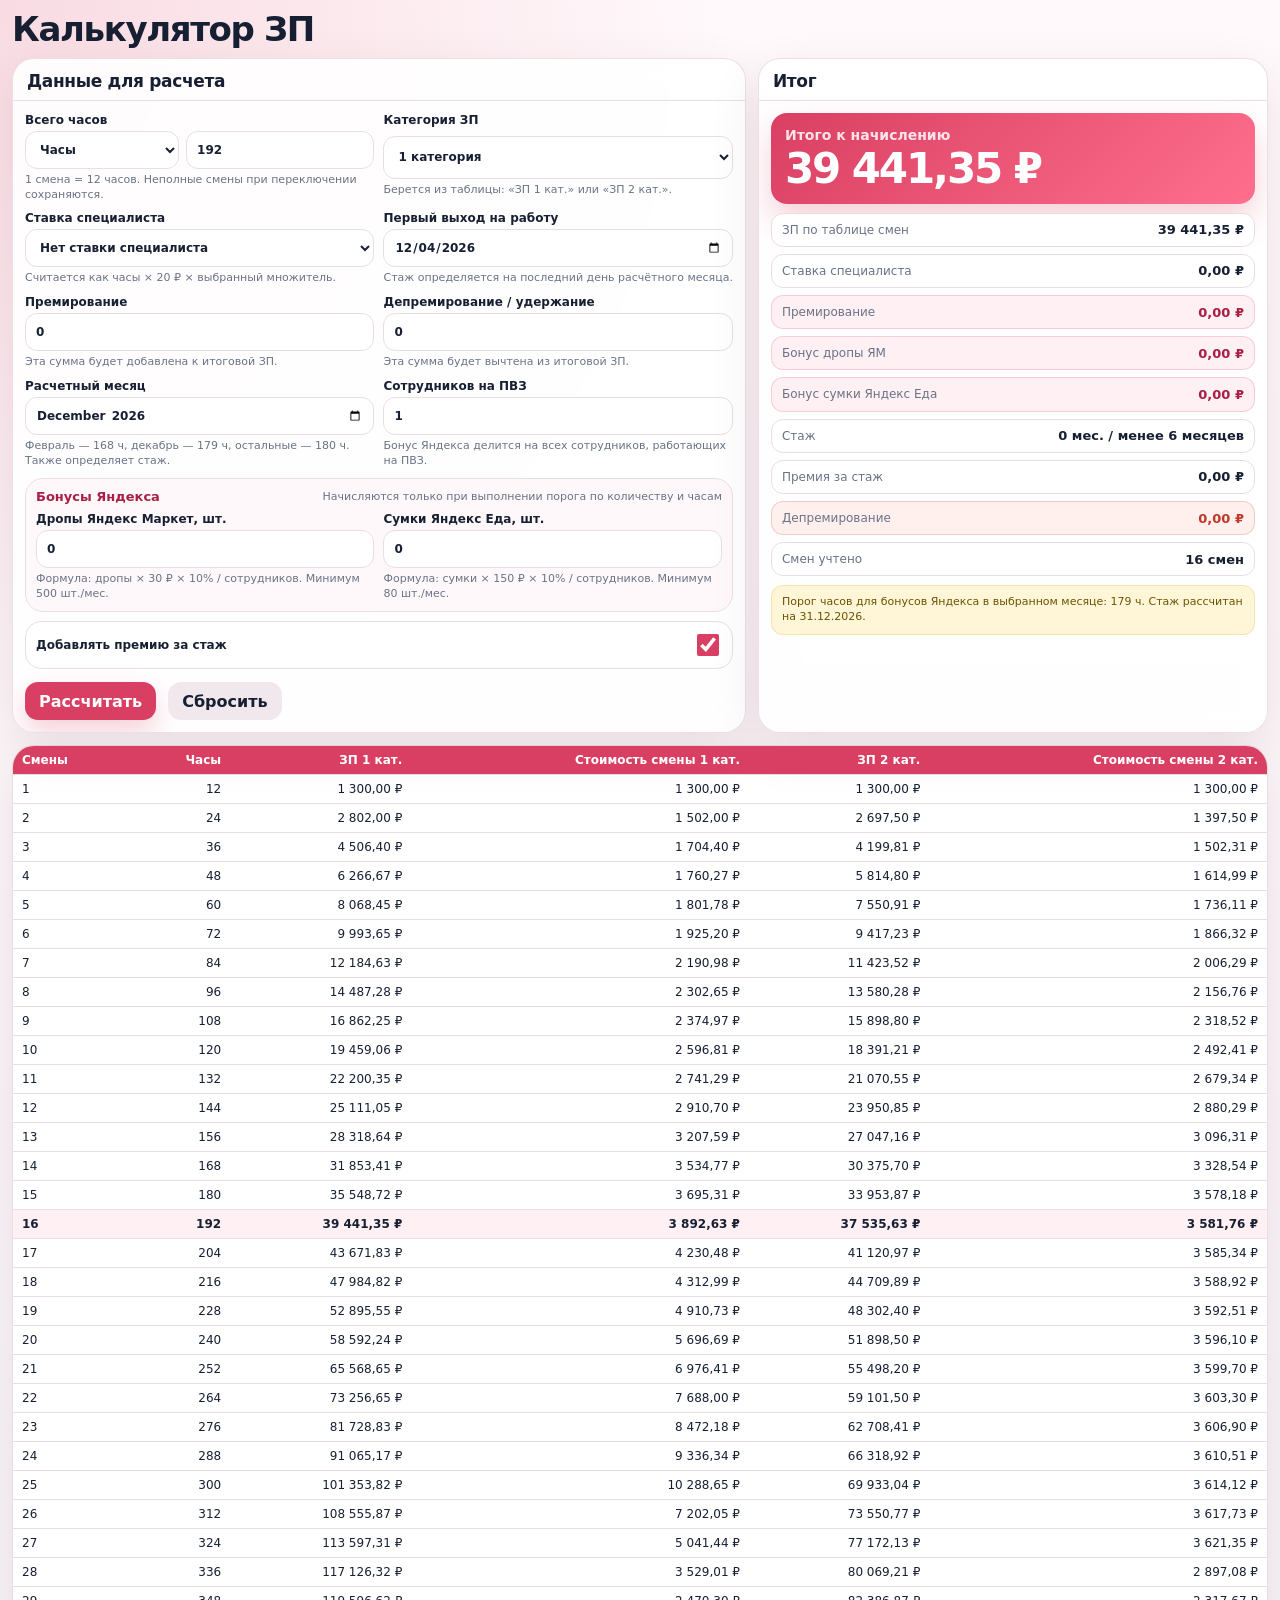
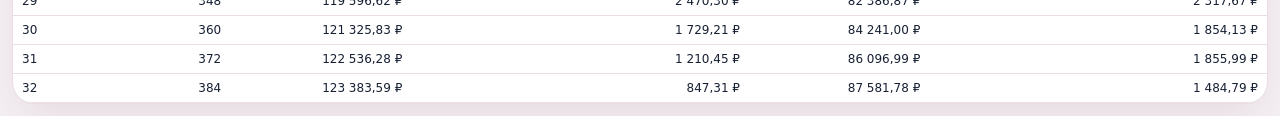
<file: calc.html>
<!DOCTYPE html>
<html lang="ru">
<head>
  <meta charset="UTF-8" />
  <meta name="viewport" content="width=device-width, initial-scale=1.0" />
  <title>Калькулятор ЗП</title>
  <style>
    :root {
      --bg: #f7f3f6;
      --card: #ffffff;
      --text: #172033;
      --muted: #697386;
      --border: #eadde3;
      --accent: #d93f62;
      --accent-2: #a91f45;
      --soft-green: #fff0f4;
      --soft-yellow: #fff6d8;
      --soft-red: #fff0ee;
      --danger: #c0392b;
      --shadow: 0 18px 50px rgba(91, 24, 45, 0.10);
      --radius: 22px;
    }

    * {
      box-sizing: border-box;
    }

    body {
      margin: 0;
      min-height: 100vh;
      font-family: Inter, system-ui, -apple-system, BlinkMacSystemFont, "Segoe UI", sans-serif;
      background:
        radial-gradient(circle at top left, rgba(217, 63, 98, 0.16), transparent 34%),
        linear-gradient(180deg, #fff9fb 0%, var(--bg) 100%);
      color: var(--text);
      padding: 12px;
    }

    .app {
      width: min(1320px, 100%);
      margin: 0 auto;
    }

    .header {
      display: flex;
      justify-content: space-between;
      align-items: flex-end;
      gap: 12px;
      margin-bottom: 10px;
    }

    .header h1 {
      margin: 0;
      font-size: clamp(24px, 3vw, 34px);
      line-height: 1.05;
      letter-spacing: -0.04em;
    }

    .badge {
      display: inline-flex;
      align-items: center;
      gap: 8px;
      padding: 10px 14px;
      border-radius: 999px;
      background: var(--soft-green);
      color: var(--accent-2);
      font-weight: 800;
      white-space: nowrap;
      border: 1px solid rgba(217, 63, 98, 0.16);
    }

    .grid {
      display: grid;
      grid-template-columns: 1.18fr 0.82fr;
      gap: 12px;
    }

    .card {
      background: rgba(255, 255, 255, 0.90);
      border: 1px solid rgba(234, 221, 227, 0.92);
      box-shadow: var(--shadow);
      border-radius: var(--radius);
      overflow: hidden;
      backdrop-filter: blur(12px);
    }

    .card-title {
      padding: 12px 14px 9px;
      border-bottom: 1px solid var(--border);
    }

    .card-title h2 {
      margin: 0;
      font-size: 17px;
      letter-spacing: -0.02em;
    }

    .card-title span {
      display: none;
    }

    .form {
      padding: 12px;
      display: grid;
      gap: 9px;
    }

    .section {
      display: grid;
      gap: 8px;
      padding: 10px;
      border: 1px solid var(--border);
      border-radius: 18px;
      background: rgba(255, 240, 244, 0.45);
    }

    .section-head {
      display: flex;
      justify-content: space-between;
      align-items: center;
      gap: 8px;
      font-size: 13px;
      font-weight: 900;
      color: var(--accent-2);
    }

    .section-head small {
      color: var(--muted);
      font-size: 11px;
      font-weight: 500;
      text-align: right;
    }

    .row {
      display: grid;
      grid-template-columns: 1fr 1fr;
      gap: 9px;
    }

    .inline-control {
      display: grid;
      grid-template-columns: 0.9fr 1.1fr;
      gap: 7px;
    }

    label {
      display: grid;
      gap: 4px;
      font-weight: 800;
      font-size: 12px;
    }

    .hint {
      display: block;
      color: var(--muted);
      font-size: 11px;
      font-weight: 500;
      line-height: 1.35;
    }

    input,
    select {
      width: 100%;
      min-height: 38px;
      border: 1px solid var(--border);
      border-radius: 12px;
      padding: 8px 10px;
      background: #fff;
      color: var(--text);
      font: inherit;
      outline: none;
      transition: 0.15s ease;
    }

    input:focus,
    select:focus {
      border-color: rgba(217, 63, 98, 0.58);
      box-shadow: 0 0 0 4px rgba(217, 63, 98, 0.12);
    }

    input:invalid {
      border-color: var(--danger);
    }

    .check {
      display: flex;
      align-items: center;
      justify-content: space-between;
      gap: 10px;
      padding: 9px 10px;
      border: 1px solid var(--border);
      border-radius: 16px;
      background: #fff;
    }

    .check strong {
      display: block;
      font-size: 12px;
    }

    .check span {
      display: none;
    }

    .check input {
      width: 22px;
      height: 22px;
      min-height: unset;
      accent-color: var(--accent);
      flex: 0 0 auto;
    }

    .actions {
      display: flex;
      gap: 12px;
      flex-wrap: wrap;
      padding-top: 4px;
    }

    button {
      border: 0;
      border-radius: 13px;
      min-height: 38px;
      padding: 8px 14px;
      font: inherit;
      font-weight: 900;
      cursor: pointer;
      transition: 0.15s ease;
    }

    .primary {
      background: var(--accent);
      color: #fff;
      box-shadow: 0 12px 26px rgba(217, 63, 98, 0.24);
    }

    .primary:hover {
      background: var(--accent-2);
      transform: translateY(-1px);
    }

    .ghost {
      background: #f1e8ed;
      color: var(--text);
    }

    .ghost:hover {
      background: #eadde3;
    }

    .result {
      padding: 12px;
      display: grid;
      gap: 9px;
    }

    .total {
      padding: 14px;
      border-radius: 16px;
      background: linear-gradient(135deg, var(--accent), #ff6f8d);
      color: #fff;
      box-shadow: 0 16px 32px rgba(217, 63, 98, 0.24);
    }

    .total span {
      display: block;
      opacity: 0.85;
      font-weight: 800;
      font-size: 14px;
    }

    .total strong {
      display: block;
      margin-top: 5px;
      font-size: clamp(28px, 4vw, 42px);
      letter-spacing: -0.05em;
      line-height: 1;
      overflow-wrap: anywhere;
    }

    .breakdown {
      display: grid;
      gap: 7px;
    }

    .item {
      display: flex;
      justify-content: space-between;
      gap: 10px;
      align-items: center;
      padding: 8px 10px;
      border-radius: 12px;
      background: #fff;
      border: 1px solid var(--border);
    }

    .item.negative {
      background: var(--soft-red);
      border-color: rgba(192, 57, 43, 0.20);
    }

    .item.negative b {
      color: var(--danger);
    }

    .item.positive {
      background: #fff0f4;
      border-color: rgba(217, 63, 98, 0.20);
    }

    .item.positive b {
      color: var(--accent-2);
    }

    .item div:first-child {
      color: var(--muted);
      font-size: 12px;
      line-height: 1.35;
    }

    .item b {
      font-size: 13px;
      white-space: nowrap;
    }

    .note {
      padding: 9px 10px;
      border-radius: 12px;
      background: var(--soft-yellow);
      border: 1px solid rgba(197, 143, 0, 0.18);
      color: #6d5200;
      font-size: 11px;
      line-height: 1.35;
      max-height: 240px;
      overflow-y: auto;
      white-space: pre-line;
    }

    .table-wrap {
      margin-top: 12px;
      overflow: auto;
      border-radius: var(--radius);
      border: 1px solid var(--border);
      background: #fff;
      box-shadow: var(--shadow);
    }

    table {
      width: 100%;
      border-collapse: collapse;
      min-width: 760px;
    }

    th,
    td {
      padding: 7px 9px;
      border-bottom: 1px solid var(--border);
      text-align: right;
      font-size: 12px;
    }

    th:first-child,
    td:first-child {
      text-align: left;
    }

    th {
      position: sticky;
      top: 0;
      background: var(--accent);
      color: #fff;
      z-index: 1;
    }

    tr.active td {
      background: #fff0f4;
      font-weight: 900;
    }

    @media (max-width: 860px) {
      body {
        padding: 10px;
      }

      .header {
        display: grid;
        align-items: start;
      }

      .grid,
      .row {
        grid-template-columns: 1fr;
      }

      .badge {
        justify-content: center;
      }

      .card-title,
      .form,
      .result {
        padding: 12px;
      }

      .section-head {
        display: grid;
      }

      .section-head small {
        text-align: left;
      }
    }
  </style>
</head>
<body>
  <main class="app">
    <header class="header compact-header">
      <h1>Калькулятор ЗП</h1>
    </header>

    <section class="grid">
      <div class="card">
        <div class="card-title">
          <h2>Данные для расчета</h2>
          <span>Часы, категория, ставка специалиста, стаж, премии, депремы и бонусы Яндекса.</span>
        </div>

        <form class="form" id="salaryForm">
          <div class="row">
            <label>
              <span id="workAmountTitle">Всего часов</span>
              <div class="inline-control">
                <select id="timeInputMode">
                  <option value="hours">Часы</option>
                  <option value="shifts">Смены</option>
                </select>
                <input id="hours" type="number" min="0" max="384" step="any" value="192" inputmode="decimal" />
              </div>
              <span class="hint">1 смена = 12 часов. Неполные смены при переключении сохраняются.</span>
            </label>

            <label>
              Категория ЗП
              <select id="category">
                <option value="cat1">1 категория</option>
                <option value="cat2">2 категория</option>
              </select>
              <span class="hint">Берется из таблицы: «ЗП 1 кат.» или «ЗП 2 кат.».</span>
            </label>
          </div>

          <div class="row">
            <label>
              Ставка специалиста
              <select id="specialistMultiplier">
                <option value="0">Нет ставки специалиста</option>
                <option value="1">1x — 20 ₽/час</option>
                <option value="2">2x — 40 ₽/час</option>
                <option value="3">3x — 60 ₽/час</option>
                <option value="4">4x — 80 ₽/час</option>
              </select>
              <span class="hint">Считается как часы × 20 ₽ × выбранный множитель.</span>
            </label>

            <label>
              Первый выход на работу
              <input id="startDate" type="date" />
              <span class="hint">Стаж определяется на последний день расчётного месяца.</span>
            </label>
          </div>

          <div class="row">
            <label>
              Премирование
              <input id="manualBonus" type="number" min="0" step="0.01" value="0" inputmode="decimal" />
              <span class="hint">Эта сумма будет добавлена к итоговой ЗП.</span>
            </label>

            <label>
              Депремирование / удержание
              <input id="penalty" type="number" min="0" step="0.01" value="0" inputmode="decimal" />
              <span class="hint">Эта сумма будет вычтена из итоговой ЗП.</span>
            </label>
          </div>

          <div class="row">
            <label>
              Расчетный месяц
              <input id="calcMonth" type="month" />
              <span class="hint">Февраль — 168 ч, декабрь — 179 ч, остальные — 180 ч. Также определяет стаж.</span>
            </label>

            <label>
              Сотрудников на ПВЗ
              <input id="employeeCount" type="number" min="1" step="any" value="1" inputmode="numeric" />
              <span class="hint">Бонус Яндекса делится на всех сотрудников, работающих на ПВЗ.</span>
            </label>
          </div>

          <div class="section">
            <div class="section-head">
              <span>Бонусы Яндекса</span>
              <small>Начисляются только при выполнении порога по количеству и часам</small>
            </div>

            <div class="row">
              <label>
                Дропы Яндекс Маркет, шт.
                <input id="ymDrops" type="number" min="0" step="any" value="0" inputmode="numeric" />
                <span class="hint">Формула: дропы × 30 ₽ × 10% / сотрудников. Минимум 500 шт./мес.</span>
              </label>

              <label>
                Сумки Яндекс Еда, шт.
                <input id="yeBags" type="number" min="0" step="any" value="0" inputmode="numeric" />
                <span class="hint">Формула: сумки × 150 ₽ × 10% / сотрудников. Минимум 80 шт./мес.</span>
              </label>
            </div>
          </div>

          <div class="check">
            <div>
              <strong>Добавлять премию за стаж</strong>
              <span>Фиксированная месячная премия из таблицы стажа.</span>
            </div>
            <input id="includeSeniority" type="checkbox" checked />
          </div>

          <div class="actions">
            <button class="primary" type="submit">Рассчитать</button>
            <button class="ghost" type="button" id="resetBtn">Сбросить</button>
          </div>
        </form>
      </div>

      <div class="card">
        <div class="card-title">
          <h2>Итог</h2>
          <span>Разбивка по всем начислениям и удержаниям.</span>
        </div>

        <div class="result">
          <div class="total">
            <span>Итого к начислению</span>
            <strong id="totalPay" aria-live="polite">0 ₽</strong>
          </div>

          <div class="breakdown">
            <div class="item">
              <div>ЗП по таблице смен</div>
              <b id="basePay">0 ₽</b>
            </div>
            <div class="item">
              <div>Ставка специалиста</div>
              <b id="specialistRatePay">0 ₽</b>
            </div>
            <div class="item positive">
              <div>Премирование</div>
              <b id="manualBonusPay">0 ₽</b>
            </div>
            <div class="item positive">
              <div>Бонус дропы ЯМ</div>
              <b id="ymDropsPay">0 ₽</b>
            </div>
            <div class="item positive">
              <div>Бонус сумки Яндекс Еда</div>
              <b id="yeBagsPay">0 ₽</b>
            </div>
            <div class="item">
              <div>Стаж</div>
              <b id="seniorityText">0 мес.</b>
            </div>
            <div class="item">
              <div>Премия за стаж</div>
              <b id="seniorityPay">0 ₽</b>
            </div>
            <div class="item negative">
              <div>Депремирование</div>
              <b id="penaltyPay">0 ₽</b>
            </div>
            <div class="item">
              <div>Смен учтено</div>
              <b id="shiftsText">0</b>
            </div>
          </div>

          <div class="note" id="note">
            Если часов не кратно 12, остаток считается по цене следующей смены / 12.
          </div>
        </div>
      </div>
    </section>

    <div class="table-wrap">
      <table>
        <thead>
          <tr>
            <th>Смены</th>
            <th>Часы</th>
            <th>ЗП 1 кат.</th>
            <th>Стоимость смены 1 кат.</th>
            <th>ЗП 2 кат.</th>
            <th>Стоимость смены 2 кат.</th>
          </tr>
        </thead>
        <tbody id="salaryTableBody"></tbody>
      </table>
    </div>
  </main>

  <script>
    const RUB = new Intl.NumberFormat("ru-RU", {
      style: "currency",
      currency: "RUB",
      maximumFractionDigits: 2
    });

    const SPECIALIST_BASE_RATE_PER_HOUR = 20;
    const SHIFT_HOURS = 12;
    const MAX_HOURS = 384;
    const YANDEX_SHARE = 0.10;

    const YANDEX_BONUSES = {
      drops: {
        name: "Дропы ЯМ",
        tariff: 30,
        minQty: 500
      },
      bags: {
        name: "Сумки Яндекс Еда",
        tariff: 150,
        minQty: 80
      }
    };

    const SALARY_TABLE = [
      { shift: 1, hours: 12, cat2Shift: 1300.00, cat2Total: 1300.00, cat1Shift: 1300.00, cat1Total: 1300.00 },
      // 2802,00 - 1300,00 = 1502,00; прежнее 1502,31 противоречило итогу строки.
      { shift: 2, hours: 24, cat2Shift: 1397.50, cat2Total: 2697.50, cat1Shift: 1502.00, cat1Total: 2802.00 },
      { shift: 3, hours: 36, cat2Shift: 1502.31, cat2Total: 4199.81, cat1Shift: 1704.40, cat1Total: 4506.40 },
      { shift: 4, hours: 48, cat2Shift: 1614.99, cat2Total: 5814.80, cat1Shift: 1760.27, cat1Total: 6266.67 },
      { shift: 5, hours: 60, cat2Shift: 1736.11, cat2Total: 7550.91, cat1Shift: 1801.78, cat1Total: 8068.45 },
      { shift: 6, hours: 72, cat2Shift: 1866.32, cat2Total: 9417.23, cat1Shift: 1925.20, cat1Total: 9993.65 },
      { shift: 7, hours: 84, cat2Shift: 2006.29, cat2Total: 11423.52, cat1Shift: 2190.98, cat1Total: 12184.63 },
      { shift: 8, hours: 96, cat2Shift: 2156.76, cat2Total: 13580.28, cat1Shift: 2302.65, cat1Total: 14487.28 },
      { shift: 9, hours: 108, cat2Shift: 2318.52, cat2Total: 15898.80, cat1Shift: 2374.97, cat1Total: 16862.25 },
      { shift: 10, hours: 120, cat2Shift: 2492.41, cat2Total: 18391.21, cat1Shift: 2596.81, cat1Total: 19459.06 },
      { shift: 11, hours: 132, cat2Shift: 2679.34, cat2Total: 21070.55, cat1Shift: 2741.29, cat1Total: 22200.35 },
      { shift: 12, hours: 144, cat2Shift: 2880.29, cat2Total: 23950.85, cat1Shift: 2910.70, cat1Total: 25111.05 },
      { shift: 13, hours: 156, cat2Shift: 3096.31, cat2Total: 27047.16, cat1Shift: 3207.59, cat1Total: 28318.64 },
      { shift: 14, hours: 168, cat2Shift: 3328.54, cat2Total: 30375.70, cat1Shift: 3534.77, cat1Total: 31853.41 },
      { shift: 15, hours: 180, cat2Shift: 3578.18, cat2Total: 33953.87, cat1Shift: 3695.31, cat1Total: 35548.72 },
      { shift: 16, hours: 192, cat2Shift: 3581.76, cat2Total: 37535.63, cat1Shift: 3892.63, cat1Total: 39441.35 },
      { shift: 17, hours: 204, cat2Shift: 3585.34, cat2Total: 41120.97, cat1Shift: 4230.48, cat1Total: 43671.83 },
      { shift: 18, hours: 216, cat2Shift: 3588.92, cat2Total: 44709.89, cat1Shift: 4312.99, cat1Total: 47984.82 },
      { shift: 19, hours: 228, cat2Shift: 3592.51, cat2Total: 48302.40, cat1Shift: 4910.73, cat1Total: 52895.55 },
      { shift: 20, hours: 240, cat2Shift: 3596.10, cat2Total: 51898.50, cat1Shift: 5696.69, cat1Total: 58592.24 },
      { shift: 21, hours: 252, cat2Shift: 3599.70, cat2Total: 55498.20, cat1Shift: 6976.41, cat1Total: 65568.65 },
      { shift: 22, hours: 264, cat2Shift: 3603.30, cat2Total: 59101.50, cat1Shift: 7688.00, cat1Total: 73256.65 },
      { shift: 23, hours: 276, cat2Shift: 3606.90, cat2Total: 62708.41, cat1Shift: 8472.18, cat1Total: 81728.83 },
      { shift: 24, hours: 288, cat2Shift: 3610.51, cat2Total: 66318.92, cat1Shift: 9336.34, cat1Total: 91065.17 },
      { shift: 25, hours: 300, cat2Shift: 3614.12, cat2Total: 69933.04, cat1Shift: 10288.65, cat1Total: 101353.82 },
      { shift: 26, hours: 312, cat2Shift: 3617.73, cat2Total: 73550.77, cat1Shift: 7202.05, cat1Total: 108555.87 },
      { shift: 27, hours: 324, cat2Shift: 3621.35, cat2Total: 77172.13, cat1Shift: 5041.44, cat1Total: 113597.31 },
      { shift: 28, hours: 336, cat2Shift: 2897.08, cat2Total: 80069.21, cat1Shift: 3529.01, cat1Total: 117126.32 },
      { shift: 29, hours: 348, cat2Shift: 2317.67, cat2Total: 82386.87, cat1Shift: 2470.30, cat1Total: 119596.62 },
      { shift: 30, hours: 360, cat2Shift: 1854.13, cat2Total: 84241.00, cat1Shift: 1729.21, cat1Total: 121325.83 },
      { shift: 31, hours: 372, cat2Shift: 1855.99, cat2Total: 86096.99, cat1Shift: 1210.45, cat1Total: 122536.28 },
      { shift: 32, hours: 384, cat2Shift: 1484.79, cat2Total: 87581.78, cat1Shift: 847.31, cat1Total: 123383.59 }
    ];

    const SENIORITY_BONUSES = [
      { min: 0, max: 5, amount: 0, label: "менее 6 месяцев" },
      { min: 6, max: 12, amount: 1500, label: "6–12 месяцев" },
      { min: 13, max: 18, amount: 3000, label: "13-18 месяцев" },
      { min: 19, max: 24, amount: 4500, label: "19-24 месяца" },
      { min: 25, max: 30, amount: 6000, label: "25-30 месяцев" },
      { min: 31, max: 36, amount: 7500, label: "31-36 месяцев" },
      { min: 37, max: 42, amount: 9000, label: "37-42 месяца" },
      { min: 43, max: 48, amount: 10500, label: "43-48 месяцев" },
      { min: 49, max: 54, amount: 12000, label: "49-54 месяца" },
      { min: 55, max: Infinity, amount: 13500, label: "55+ месяцев" }
    ];

    const els = {
      form: document.getElementById("salaryForm"),
      hours: document.getElementById("hours"),
      timeInputMode: document.getElementById("timeInputMode"),
      workAmountTitle: document.getElementById("workAmountTitle"),
      category: document.getElementById("category"),
      specialistMultiplier: document.getElementById("specialistMultiplier"),
      startDate: document.getElementById("startDate"),
      manualBonus: document.getElementById("manualBonus"),
      penalty: document.getElementById("penalty"),
      calcMonth: document.getElementById("calcMonth"),
      employeeCount: document.getElementById("employeeCount"),
      ymDrops: document.getElementById("ymDrops"),
      yeBags: document.getElementById("yeBags"),
      includeSeniority: document.getElementById("includeSeniority"),
      resetBtn: document.getElementById("resetBtn"),
      totalPay: document.getElementById("totalPay"),
      basePay: document.getElementById("basePay"),
      specialistRatePay: document.getElementById("specialistRatePay"),
      manualBonusPay: document.getElementById("manualBonusPay"),
      ymDropsPay: document.getElementById("ymDropsPay"),
      yeBagsPay: document.getElementById("yeBagsPay"),
      seniorityText: document.getElementById("seniorityText"),
      seniorityPay: document.getElementById("seniorityPay"),
      penaltyPay: document.getElementById("penaltyPay"),
      shiftsText: document.getElementById("shiftsText"),
      note: document.getElementById("note"),
      salaryTableBody: document.getElementById("salaryTableBody")
    };

    function money(value) {
      const number = Number(value);
      return RUB.format(Number.isFinite(number) ? number : 0);
    }

    function nonNegativeNumber(value) {
      const number = Number(value);
      return Number.isFinite(number) ? Math.max(0, number) : 0;
    }

    function roundMoney(value) {
      if (!Number.isFinite(value) || Math.abs(value) > Number.MAX_SAFE_INTEGER / 100) return 0;
      return Math.round((value + Math.sign(value) * Number.EPSILON) * 100) / 100;
    }

    function roundHours(value) {
      return Math.round(nonNegativeNumber(value) * 100) / 100;
    }

    function toDateInputValue(date) {
      const year = date.getFullYear();
      const month = String(date.getMonth() + 1).padStart(2, "0");
      const day = String(date.getDate()).padStart(2, "0");
      return `${year}-${month}-${day}`;
    }

    function toMonthInputValue(date) {
      const year = date.getFullYear();
      const month = String(date.getMonth() + 1).padStart(2, "0");
      return `${year}-${month}`;
    }

    function getMonthIndexFromInput(monthValue) {
      if (!monthValue) return new Date().getMonth();
      const parts = monthValue.split("-");
      const month = Number(parts[1]);
      return Number.isInteger(month) && month >= 1 && month <= 12 ? month - 1 : new Date().getMonth();
    }

    function getCalculationMonthEnd(monthValue) {
      const now = new Date();
      const [yearRaw, monthRaw] = (monthValue || toMonthInputValue(now)).split("-");
      const year = Number(yearRaw);
      const month = Number(monthRaw);
      if (!Number.isInteger(year) || year < 100 || year > 9999 || !Number.isInteger(month) || month < 1 || month > 12) {
        return new Date(now.getFullYear(), now.getMonth() + 1, 0);
      }
      return new Date(year, month, 0);
    }

    function getRequiredHoursByMonth(monthIndex) {
      if (monthIndex === 1) return 168;
      if (monthIndex === 11) return 179;
      return 180;
    }

    function getCompletedMonths(startDate, endDate = new Date()) {
      if (!startDate || Number.isNaN(startDate.getTime()) || startDate > endDate) return 0;

      let months = (endDate.getFullYear() - startDate.getFullYear()) * 12;
      months += endDate.getMonth() - startDate.getMonth();

      // Если дата начала 31-го, в коротком месяце годовщина наступает в его последний день.
      const lastDayOfEndMonth = new Date(endDate.getFullYear(), endDate.getMonth() + 1, 0).getDate();
      if (endDate.getDate() < Math.min(startDate.getDate(), lastDayOfEndMonth)) {
        months -= 1;
      }

      return Math.max(0, months);
    }

    function getSeniorityBonus(months) {
      return SENIORITY_BONUSES.find(row => months >= row.min && months <= row.max) || SENIORITY_BONUSES[0];
    }

    function getBasePayByHours(hours, category) {
      const totalKey = category === "cat1" ? "cat1Total" : "cat2Total";
      const shiftKey = category === "cat1" ? "cat1Shift" : "cat2Shift";

      const safeHours = roundHours(Math.min(MAX_HOURS, nonNegativeNumber(hours)));
      const fullShifts = Math.floor(safeHours / SHIFT_HOURS);
      const restHours = roundHours(safeHours - fullShifts * SHIFT_HOURS);

      const fullPay = fullShifts === 0 ? 0 : SALARY_TABLE[fullShifts - 1][totalKey];

      if (restHours === 0) {
        return {
          pay: fullPay,
          fullShifts,
          restHours,
          usedHourly: 0,
          capped: Number(hours) > MAX_HOURS
        };
      }

      const nextRow = SALARY_TABLE[Math.min(fullShifts, SALARY_TABLE.length - 1)];
      const hourlyByNextShift = nextRow[shiftKey] / SHIFT_HOURS;
      const restPay = restHours * hourlyByNextShift;

      return {
        pay: roundMoney(fullPay + restPay),
        fullShifts,
        restHours,
        usedHourly: hourlyByNextShift,
        capped: Number(hours) > MAX_HOURS
      };
    }

    function calculateYandexBonus({ qty, tariff, minQty, employeeCount, hours, requiredHours }) {
      const safeQty = Math.floor(nonNegativeNumber(qty));
      const safeEmployees = Math.max(1, Math.floor(nonNegativeNumber(employeeCount)));
      const pvzBonus = roundMoney(safeQty * tariff * YANDEX_SHARE);
      const isQtyOk = safeQty >= minQty;
      const isHoursOk = hours >= requiredHours;
      const amount = isQtyOk && isHoursOk ? roundMoney(pvzBonus / safeEmployees) : 0;

      return {
        amount,
        pvzBonus,
        isQtyOk,
        isHoursOk,
        qty: safeQty,
        employeeCount: safeEmployees
      };
    }

    function syncTimeInputMode() {
      const isShifts = els.timeInputMode.value === "shifts";
      els.workAmountTitle.textContent = isShifts ? "Кол-во смен" : "Всего часов";
      els.hours.max = isShifts ? "32" : "384";
      els.hours.step = "any";
      els.hours.placeholder = isShifts ? "Напр. 16" : "Напр. 192";
    }

    let lastTimeInputMode = "hours";

    function handleTimeInputModeChange() {
      const currentValue = nonNegativeNumber(els.hours.value);
      const nextMode = els.timeInputMode.value;

      if (nextMode !== lastTimeInputMode) {
        // Дробная смена сохраняет неполные часы при переключении туда и обратно.
        const currentHours = lastTimeInputMode === "shifts" ? currentValue * SHIFT_HOURS : currentValue;
        const converted = nextMode === "shifts" ? Math.min(MAX_HOURS, currentHours) / SHIFT_HOURS : Math.min(MAX_HOURS, currentHours);
        els.hours.value = Number(converted.toFixed(nextMode === "shifts" ? 6 : 2));

        lastTimeInputMode = nextMode;
      }

      syncTimeInputMode();
      calculate();
    }

    function getInputHours() {
      const value = nonNegativeNumber(els.hours.value);
      return roundHours(els.timeInputMode.value === "shifts" ? value * SHIFT_HOURS : value);
    }

    function calculate() {
      syncTimeInputMode();
      const inputHours = getInputHours();
      const hours = Math.min(MAX_HOURS, inputHours);
      const category = els.category.value;
      const specialistMultiplier = Math.min(4, Math.floor(nonNegativeNumber(els.specialistMultiplier.value)));
      const startDate = els.startDate.value ? new Date(`${els.startDate.value}T00:00:00`) : null;
      const manualBonus = roundMoney(nonNegativeNumber(els.manualBonus.value));
      const penalty = roundMoney(nonNegativeNumber(els.penalty.value));
      const monthIndex = getMonthIndexFromInput(els.calcMonth.value);
      const calculationEnd = getCalculationMonthEnd(els.calcMonth.value);
      const requiredHours = getRequiredHoursByMonth(monthIndex);
      const employeeCount = Math.max(1, Math.floor(nonNegativeNumber(els.employeeCount.value)));

      const base = getBasePayByHours(inputHours, category);
      const specialistRatePay = roundMoney(hours * SPECIALIST_BASE_RATE_PER_HOUR * specialistMultiplier);

      const seniorityMonths = getCompletedMonths(startDate, calculationEnd);
      const seniority = getSeniorityBonus(seniorityMonths);
      const seniorityPay = els.includeSeniority.checked ? seniority.amount : 0;

      const dropsBonus = calculateYandexBonus({
        qty: els.ymDrops.value,
        tariff: YANDEX_BONUSES.drops.tariff,
        minQty: YANDEX_BONUSES.drops.minQty,
        employeeCount,
        hours,
        requiredHours
      });

      const bagsBonus = calculateYandexBonus({
        qty: els.yeBags.value,
        tariff: YANDEX_BONUSES.bags.tariff,
        minQty: YANDEX_BONUSES.bags.minQty,
        employeeCount,
        hours,
        requiredHours
      });

      // Суммируем копейки, чтобы итог точно совпадал с отображаемыми строками.
      const toKopecks = value => Math.round(value * 100);
      const totalKopecks = [base.pay, specialistRatePay, seniorityPay, manualBonus, dropsBonus.amount, bagsBonus.amount]
        .reduce((sum, value) => sum + toKopecks(value), 0) - toKopecks(penalty);
      const total = totalKopecks / 100;

      els.totalPay.textContent = money(total);
      els.basePay.textContent = money(base.pay);
      els.specialistRatePay.textContent = money(specialistRatePay);
      els.manualBonusPay.textContent = money(manualBonus);
      els.ymDropsPay.textContent = money(dropsBonus.amount);
      els.yeBagsPay.textContent = money(bagsBonus.amount);
      els.seniorityText.textContent = `${seniorityMonths} мес. / ${seniority.label}`;
      els.seniorityPay.textContent = money(seniorityPay);
      els.penaltyPay.textContent = penalty > 0 ? `−${money(penalty)}` : money(0);
      els.shiftsText.textContent = `${base.fullShifts} смен` + (base.restHours ? ` + ${base.restHours} ч` : "");

      const notes = [];
      notes.push(`Порог часов для бонусов Яндекса в выбранном месяце: ${requiredHours} ч. Стаж рассчитан на ${calculationEnd.toLocaleDateString("ru-RU")}.`);

      if (base.restHours) {
        notes.push(`Остаток ${base.restHours} ч посчитан по ставке ${money(base.usedHourly)} за час из следующей смены.`);
      }
      if (base.capped) {
        notes.push("Введено больше 384 часов, расчет ограничен максимумом таблицы — 384 часа.");
      }
      if (Number(els.hours.value) < 0) {
        notes.push("Отрицательное количество часов/смен принято за ноль.");
      }
      if (Number(els.employeeCount.value) < 1 || !Number.isInteger(Number(els.employeeCount.value))) {
        notes.push(`Некорректное число сотрудников: для расчета принято ${employeeCount}.`);
      }
      if ([els.ymDrops.value, els.yeBags.value].some(value => nonNegativeNumber(value) % 1 !== 0)) {
        notes.push("Дробное количество дропов/сумок округлено вниз до целого числа.");
      }
      if (Number(els.manualBonus.value) < 0 || Number(els.penalty.value) < 0) {
        notes.push("Отрицательные суммы премии и удержания не учитываются.");
      }
      if (!startDate) {
        notes.push("Дата первого выхода не указана, стаж принят как 0 месяцев.");
      } else if (startDate > calculationEnd) {
        notes.push("Первый выход позже расчетного месяца: стаж и премия за стаж равны нулю.");
      }
      if (seniorityMonths >= 55) {
        notes.push("Для стажа 55+ месяцев применяется последняя премия из таблицы: 13 500 ₽.");
      }
      if (manualBonus > 0) {
        notes.push(`Премирование добавлено к итогу: ${money(manualBonus)}.`);
      }
      if (penalty > 0) {
        notes.push(`Депремирование вычтено из итога: ${money(penalty)}.`);
      }
      if (total < 0) {
        notes.push("Удержание больше начислений: итог отрицательный. Проверьте сумму удержания и правила выплаты.");
      }
      if (dropsBonus.qty > 0) {
        if (dropsBonus.amount > 0) {
          notes.push(`Дропы ЯМ: фонд ПВЗ ${money(dropsBonus.pvzBonus)}, на сотрудника ${money(dropsBonus.amount)} при делении на ${dropsBonus.employeeCount}.`);
        } else {
          notes.push(`Дропы ЯМ не начислены: нужно от ${YANDEX_BONUSES.drops.minQty} шт. и от ${requiredHours} ч.`);
        }
      }
      if (bagsBonus.qty > 0) {
        if (bagsBonus.amount > 0) {
          notes.push(`Сумки Яндекс Еда: фонд ПВЗ ${money(bagsBonus.pvzBonus)}, на сотрудника ${money(bagsBonus.amount)} при делении на ${bagsBonus.employeeCount}.`);
        } else {
          notes.push(`Сумки Яндекс Еда не начислены: нужно от ${YANDEX_BONUSES.bags.minQty} шт. и от ${requiredHours} ч.`);
        }
      }

      els.note.textContent = notes.join("\n");

      renderSalaryTable(base.fullShifts + (base.restHours ? 1 : 0));
    }

    function renderSalaryTable(activeShift = 0) {
      els.salaryTableBody.innerHTML = SALARY_TABLE.map(row => {
        const isActive = row.shift === activeShift ? "active" : "";
        return `
          <tr class="${isActive}">
            <td>${row.shift}</td>
            <td>${row.hours}</td>
            <td>${money(row.cat1Total)}</td>
            <td>${money(row.cat1Shift)}</td>
            <td>${money(row.cat2Total)}</td>
            <td>${money(row.cat2Shift)}</td>
          </tr>
        `;
      }).join("");
    }

    els.form.addEventListener("submit", (event) => {
      event.preventDefault();
      calculate();
    });

    els.timeInputMode.addEventListener("change", handleTimeInputModeChange);

    [
      els.hours,
      els.category,
      els.specialistMultiplier,
      els.startDate,
      els.manualBonus,
      els.penalty,
      els.calcMonth,
      els.employeeCount,
      els.ymDrops,
      els.yeBags,
      els.includeSeniority
    ].forEach(el => {
      el.addEventListener("input", calculate);
      el.addEventListener("change", calculate);
    });

    els.resetBtn.addEventListener("click", () => {
      els.timeInputMode.value = "hours";
      lastTimeInputMode = "hours";
      els.hours.value = 192;
      els.category.value = "cat1";
      els.specialistMultiplier.value = "0";
      els.startDate.value = toDateInputValue(new Date());
      els.manualBonus.value = 0;
      els.penalty.value = 0;
      els.calcMonth.value = toMonthInputValue(new Date());
      els.employeeCount.value = 1;
      els.ymDrops.value = 0;
      els.yeBags.value = 0;
      els.includeSeniority.checked = true;
      calculate();
    });

    els.startDate.value = toDateInputValue(new Date());
    els.calcMonth.value = toMonthInputValue(new Date());
    syncTimeInputMode();
    renderSalaryTable();
    calculate();
  </script>
</body>
</html>
</file>
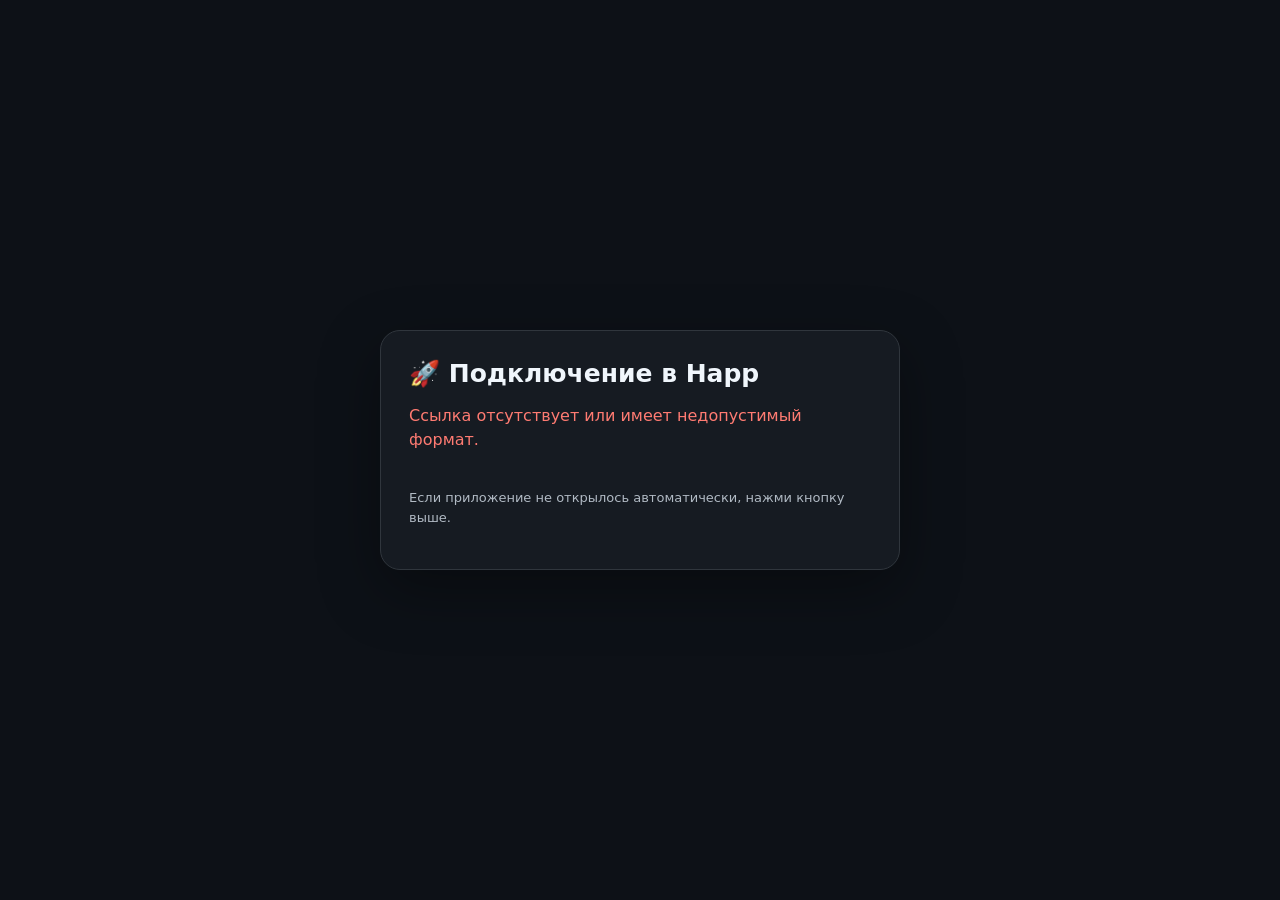
<file: npv/happ-redirect.html>
<!doctype html>
<html lang="ru">
<head>
  <meta charset="utf-8">
  <meta name="viewport" content="width=device-width, initial-scale=1, viewport-fit=cover">
  <meta name="robots" content="noindex,nofollow,noarchive">
  <title>Подключение в Happ</title>
  <style>
    :root { color-scheme: dark; font-family: Inter, system-ui, -apple-system, BlinkMacSystemFont, "Segoe UI", sans-serif; }
    * { box-sizing: border-box; }
    body { margin: 0; min-height: 100vh; display: grid; place-items: center; background: #0d1117; color: #f0f6fc; padding: 24px; }
    main { width: min(100%, 520px); background: #161b22; border: 1px solid #30363d; border-radius: 20px; padding: 28px; box-shadow: 0 20px 60px rgba(0,0,0,.35); }
    h1 { margin: 0 0 12px; font-size: 25px; }
    p { color: #b1bac4; line-height: 1.55; }
    .actions { display: grid; gap: 12px; margin-top: 22px; }
    button, a { width: 100%; min-height: 48px; border-radius: 12px; border: 0; padding: 13px 16px; font: inherit; font-weight: 700; cursor: pointer; text-align: center; text-decoration: none; }
    #open { background: #238636; color: white; }
    #copy { background: #21262d; color: #f0f6fc; border: 1px solid #30363d; }
    .error { color: #ff7b72; }
    .hint { font-size: 13px; }
  </style>
</head>
<body>
<main>
  <h1>🚀 Подключение в Happ</h1>
  <p id="status">Пытаюсь открыть защищённую подписку…</p>
  <div class="actions">
    <a id="open" href="#" rel="nofollow">Открыть в Happ</a>
    <button id="copy" type="button">Скопировать защищённую ссылку</button>
  </div>
  <p class="hint">Если приложение не открылось автоматически, нажми кнопку выше.</p>
</main>
<script>
(() => {
  "use strict";

  const params = new URLSearchParams(location.search);
  const received = String(params.get("url") || params.get("deeplink") || "").trim();
  const status = document.getElementById("status");
  const openButton = document.getElementById("open");
  const copyButton = document.getElementById("copy");

  const isHappLink = /^happ:\/\/(?:crypt\d+|add)\//i.test(received);
  const isHttpLink = /^https?:\/\//i.test(received);
  const deepLink = isHappLink ? received : (isHttpLink ? `happ://add/${received}` : "");

  if (!deepLink) {
    status.textContent = "Ссылка отсутствует или имеет недопустимый формат.";
    status.classList.add("error");
    openButton.hidden = true;
    copyButton.hidden = true;
    return;
  }

  openButton.href = deepLink;
  status.textContent = /^happ:\/\/crypt\d+\//i.test(deepLink)
    ? "Защищённая подписка готова. Открываю Happ…"
    : "Подписка готова. Открываю Happ…";

  copyButton.addEventListener("click", async () => {
    try {
      await navigator.clipboard.writeText(deepLink);
      copyButton.textContent = "Скопировано ✓";
    } catch {
      const textarea = document.createElement("textarea");
      textarea.value = deepLink;
      textarea.style.position = "fixed";
      textarea.style.opacity = "0";
      document.body.appendChild(textarea);
      textarea.select();
      document.execCommand("copy");
      textarea.remove();
      copyButton.textContent = "Скопировано ✓";
    }
  });

  // На iOS/Android автоматический переход на custom scheme иногда блокируется,
  // поэтому остаётся обычная кнопка, которую пользователь нажимает вручную.
  setTimeout(() => {
    location.href = deepLink;
  }, 250);
})();
</script>
</body>
</html>
</file>
